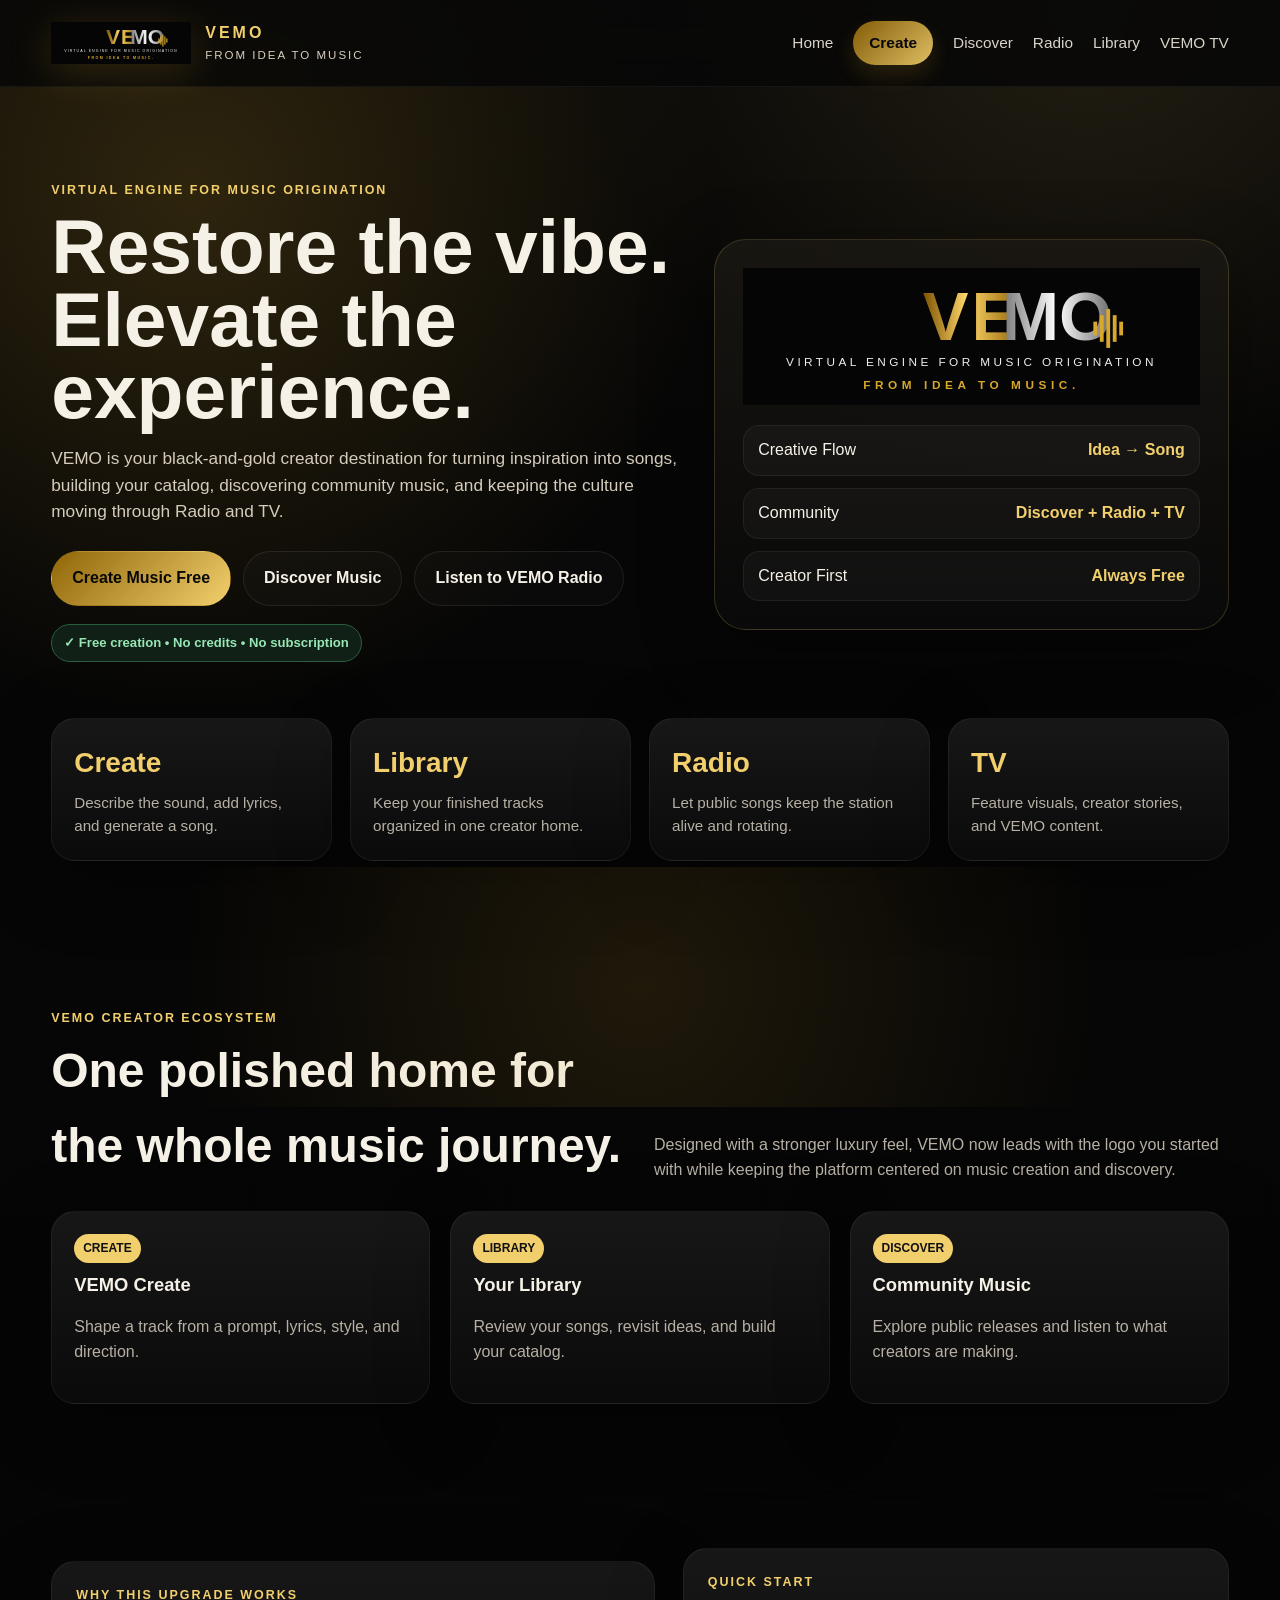
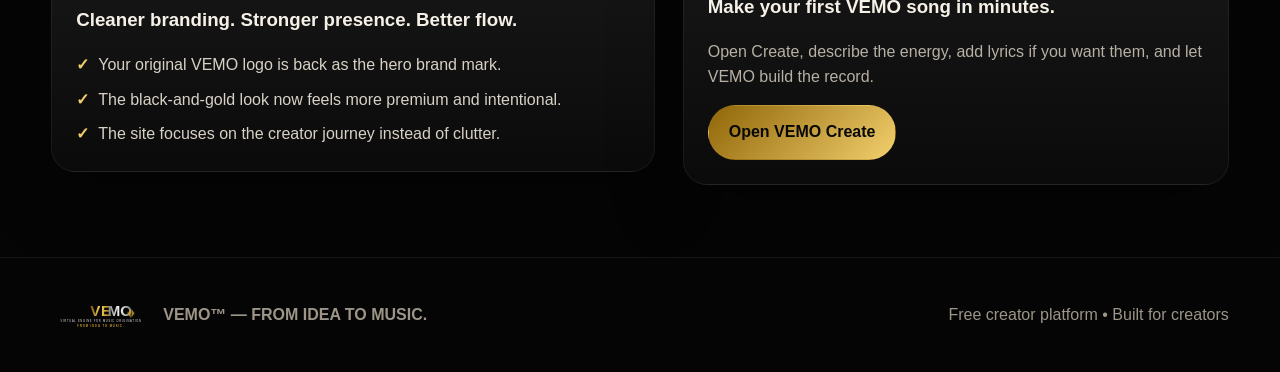
<file: myvemo-site/index.html>
<!doctype html>
<html>
<head>
  <meta charset="utf-8">
  <meta name="viewport" content="width=device-width,initial-scale=1">
  <title>VEMO — From Idea to Music</title>
  <link rel="stylesheet" href="assets/css/styles.css">
</head>
<body>
<header class="topbar"><div class="wrap nav"><a class="brand" href="index.html"><img src="assets/img/vemo-logo.svg" alt="VEMO logo"><span class="brand-copy"><strong>VEMO</strong><small>From Idea to Music</small></span></a><button class="menu">Menu</button><nav class="links"><a href="index.html">Home</a><a class="nav-cta" href="create.html">Create</a><a href="music.html">Discover</a><a href="radio.html">Radio</a><a href="library.html">Library</a><a href="tv.html">VEMO TV</a></nav></div></header>
<main>
  <section class="hero">
    <div class="wrap hero-grid">
      <div class="hero-content">
        <div class="eyebrow">Virtual Engine for Music Origination</div>
        <h1>Restore the vibe. Elevate the experience.</h1>
        <p>VEMO is your black-and-gold creator destination for turning inspiration into songs, building your catalog, discovering community music, and keeping the culture moving through Radio and TV.</p>
        <div class="actions">
          <a class="btn primary" href="create.html">Create Music Free</a>
          <a class="btn subtle" href="music.html">Discover Music</a>
          <a class="btn subtle" href="radio.html">Listen to VEMO Radio</a>
        </div>
        <p style="margin-top:18px"><span class="free-badge">✓ Free creation • No credits • No subscription</span></p>
      </div>
      <aside class="hero-visual">
        <img class="hero-logo" src="assets/img/vemo-logo.svg" alt="VEMO">
        <div class="hero-mini-stats">
          <div class="mini"><span>Creative Flow</span><strong>Idea → Song</strong></div>
          <div class="mini"><span>Community</span><strong>Discover + Radio + TV</strong></div>
          <div class="mini"><span>Creator First</span><strong>Always Free</strong></div>
        </div>
      </aside>
    </div>
    <div class="wrap stat-grid">
      <div class="stat-card"><strong>Create</strong><span>Describe the sound, add lyrics, and generate a song.</span></div>
      <div class="stat-card"><strong>Library</strong><span>Keep your finished tracks organized in one creator home.</span></div>
      <div class="stat-card"><strong>Radio</strong><span>Let public songs keep the station alive and rotating.</span></div>
      <div class="stat-card"><strong>TV</strong><span>Feature visuals, creator stories, and VEMO content.</span></div>
    </div>
  </section>

  <section>
    <div class="wrap">
      <div class="section-head">
        <div>
          <div class="eyebrow">VEMO Creator Ecosystem</div>
          <h2>One polished home for the whole music journey.</h2>
        </div>
        <p>Designed with a stronger luxury feel, VEMO now leads with the logo you started with while keeping the platform centered on music creation and discovery.</p>
      </div>
      <div class="grid">
        <a class="card" href="create.html"><div class="body"><span class="tag">CREATE</span><h3>VEMO Create</h3><p class="muted">Shape a track from a prompt, lyrics, style, and direction.</p></div></a>
        <a class="card" href="library.html"><div class="body"><span class="tag">LIBRARY</span><h3>Your Library</h3><p class="muted">Review your songs, revisit ideas, and build your catalog.</p></div></a>
        <a class="card" href="music.html"><div class="body"><span class="tag">DISCOVER</span><h3>Community Music</h3><p class="muted">Explore public releases and listen to what creators are making.</p></div></a>
      </div>
    </div>
  </section>

  <section>
    <div class="wrap split">
      <div class="feature">
        <div class="eyebrow">Why this upgrade works</div>
        <h3>Cleaner branding. Stronger presence. Better flow.</h3>
        <ul class="list-check">
          <li>Your original VEMO logo is back as the hero brand mark.</li>
          <li>The black-and-gold look now feels more premium and intentional.</li>
          <li>The site focuses on the creator journey instead of clutter.</li>
        </ul>
      </div>
      <div class="page-side-card">
        <div class="eyebrow">Quick Start</div>
        <h3>Make your first VEMO song in minutes.</h3>
        <p class="muted">Open Create, describe the energy, add lyrics if you want them, and let VEMO build the record.</p>
        <div class="actions"><a class="btn primary" href="create.html">Open VEMO Create</a></div>
      </div>
    </div>
  </section>
</main>
<footer class="footer"><div class="wrap"><div class="footer-logo"><img src="assets/img/vemo-logo.svg" alt="VEMO"><strong>VEMO™ — FROM IDEA TO MUSIC.</strong></div><span>Free creator platform • Built for creators</span></div></footer>
<script src="assets/js/vemo-api.js"></script>
<script src="assets/js/app.js"></script>
</body>
</html>
</file>
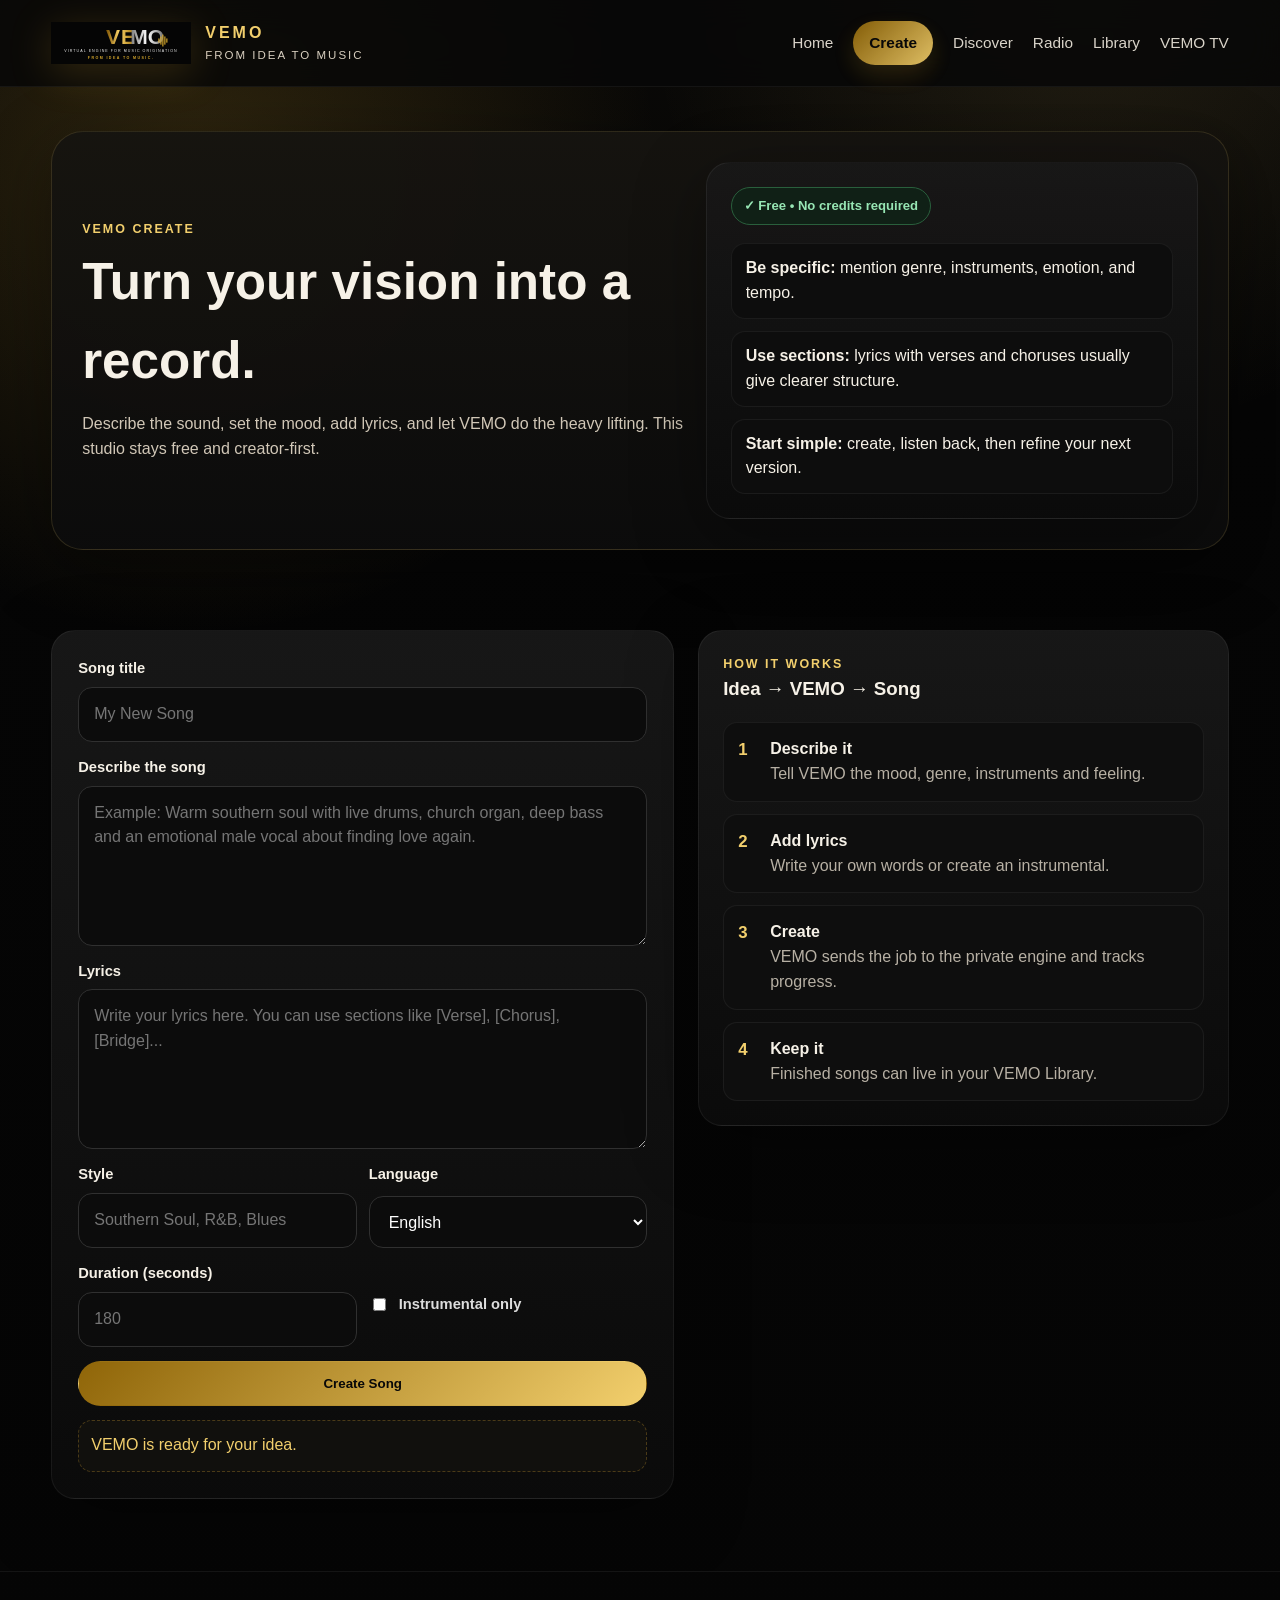
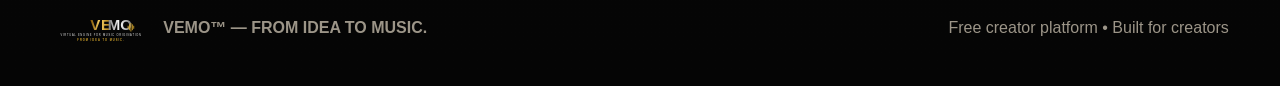
<file: myvemo-site/create.html>
<!doctype html>
<html>
<head>
  <meta charset="utf-8">
  <meta name="viewport" content="width=device-width,initial-scale=1">
  <title>Create Music — VEMO</title>
  <link rel="stylesheet" href="assets/css/styles.css">
</head>
<body>
<header class="topbar"><div class="wrap nav"><a class="brand" href="index.html"><img src="assets/img/vemo-logo.svg" alt="VEMO logo"><span class="brand-copy"><strong>VEMO</strong><small>From Idea to Music</small></span></a><button class="menu">Menu</button><nav class="links"><a href="index.html">Home</a><a class="nav-cta" href="create.html">Create</a><a href="music.html">Discover</a><a href="radio.html">Radio</a><a href="library.html">Library</a><a href="tv.html">VEMO TV</a></nav></div></header>
<main>
  <section class="page-hero">
    <div class="wrap shell">
      <div>
        <div class="eyebrow">VEMO Create</div>
        <h1>Turn your vision into a record.</h1>
        <p>Describe the sound, set the mood, add lyrics, and let VEMO do the heavy lifting. This studio stays free and creator-first.</p>
      </div>
      <div class="page-side-card">
        <span class="free-badge">✓ Free • No credits required</span>
        <ul class="note-list">
          <li><strong>Be specific:</strong> mention genre, instruments, emotion, and tempo.</li>
          <li><strong>Use sections:</strong> lyrics with verses and choruses usually give clearer structure.</li>
          <li><strong>Start simple:</strong> create, listen back, then refine your next version.</li>
        </ul>
      </div>
    </div>
  </section>
  <section>
    <div class="wrap creator-shell">
      <div class="create-panel">
        <form class="form" data-create-form>
          <div class="field"><label>Song title</label><input name="title" placeholder="My New Song" required></div>
          <div class="field"><label>Describe the song</label><textarea name="description" placeholder="Example: Warm southern soul with live drums, church organ, deep bass and an emotional male vocal about finding love again." required></textarea></div>
          <div class="field"><label>Lyrics</label><textarea name="lyrics" placeholder="Write your lyrics here. You can use sections like [Verse], [Chorus], [Bridge]..."></textarea></div>
          <div class="two">
            <div class="field"><label>Style</label><input name="style" placeholder="Southern Soul, R&B, Blues"></div>
            <div class="field"><label>Language</label><select name="language"><option value="en">English</option><option value="es">Spanish</option><option value="fr">French</option><option value="ja">Japanese</option></select></div>
          </div>
          <div class="two">
            <div class="field"><label>Duration (seconds)</label><input name="duration" type="number" min="30" max="300" placeholder="180"></div>
            <label class="checkline"><input name="instrumental" type="checkbox"> Instrumental only</label>
          </div>
          <button type="submit" class="btn primary">Create Song</button>
          <div class="statusbox" data-status>VEMO is ready for your idea.</div>
        </form>
      </div>
      <aside class="feature">
        <div class="eyebrow">How it works</div>
        <h3>Idea → VEMO → Song</h3>
        <div class="feature-list">
          <div class="feature-row"><b>1</b><div><strong>Describe it</strong><div class="muted">Tell VEMO the mood, genre, instruments and feeling.</div></div></div>
          <div class="feature-row"><b>2</b><div><strong>Add lyrics</strong><div class="muted">Write your own words or create an instrumental.</div></div></div>
          <div class="feature-row"><b>3</b><div><strong>Create</strong><div class="muted">VEMO sends the job to the private engine and tracks progress.</div></div></div>
          <div class="feature-row"><b>4</b><div><strong>Keep it</strong><div class="muted">Finished songs can live in your VEMO Library.</div></div></div>
        </div>
      </aside>
    </div>
  </section>
</main>
<footer class="footer"><div class="wrap"><div class="footer-logo"><img src="assets/img/vemo-logo.svg" alt="VEMO"><strong>VEMO™ — FROM IDEA TO MUSIC.</strong></div><span>Free creator platform • Built for creators</span></div></footer>
<script src="assets/js/vemo-api.js"></script>
<script src="assets/js/app.js"></script>
</body>
</html>
</file>
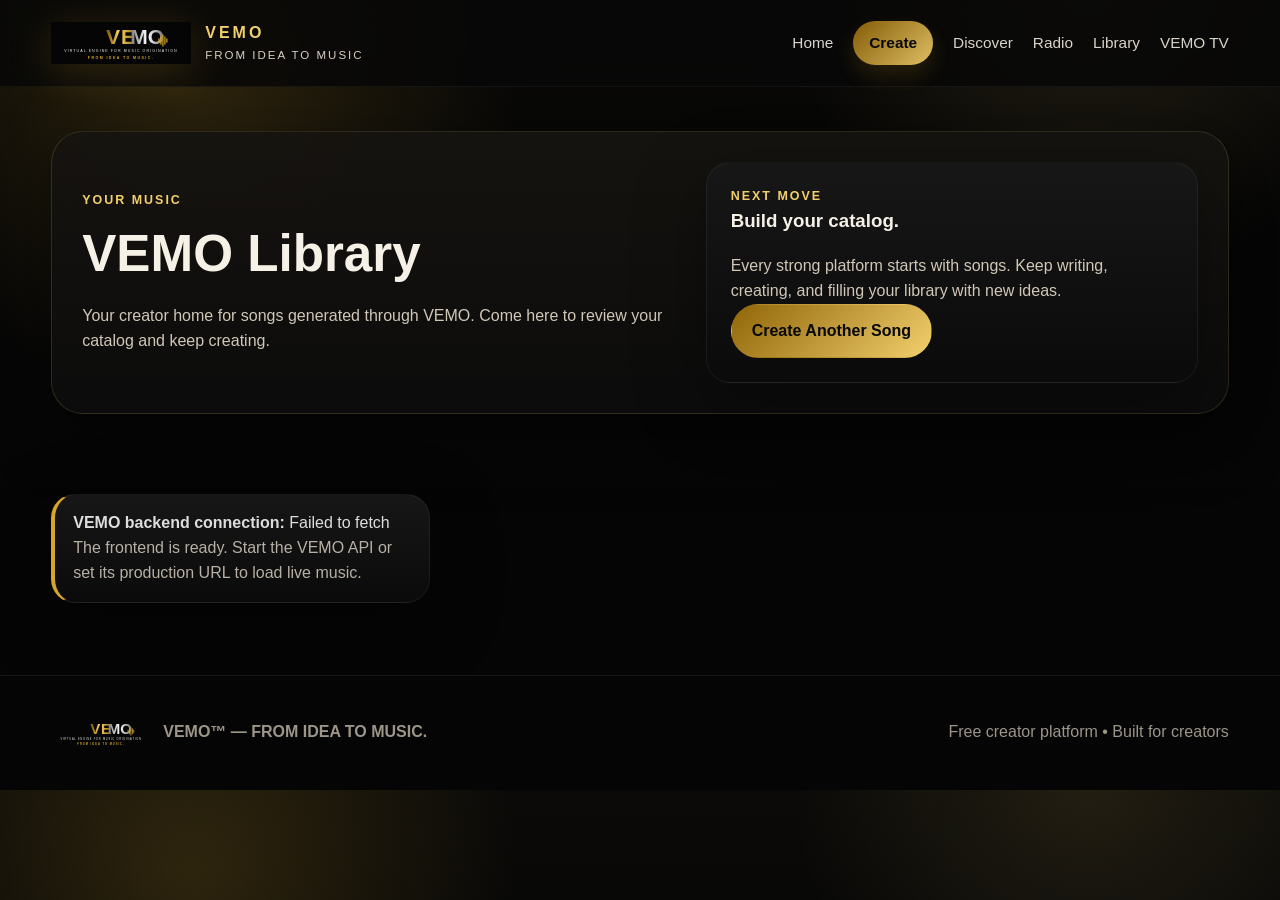
<file: myvemo-site/library.html>
<!doctype html>
<html>
<head>
  <meta charset="utf-8">
  <meta name="viewport" content="width=device-width,initial-scale=1">
  <title>Your Library — VEMO</title>
  <link rel="stylesheet" href="assets/css/styles.css">
</head>
<body>
<header class="topbar"><div class="wrap nav"><a class="brand" href="index.html"><img src="assets/img/vemo-logo.svg" alt="VEMO logo"><span class="brand-copy"><strong>VEMO</strong><small>From Idea to Music</small></span></a><button class="menu">Menu</button><nav class="links"><a href="index.html">Home</a><a class="nav-cta" href="create.html">Create</a><a href="music.html">Discover</a><a href="radio.html">Radio</a><a href="library.html">Library</a><a href="tv.html">VEMO TV</a></nav></div></header>
<main>
  <section class="page-hero">
    <div class="wrap shell">
      <div>
        <div class="eyebrow">Your Music</div>
        <h1>VEMO Library</h1>
        <p>Your creator home for songs generated through VEMO. Come here to review your catalog and keep creating.</p>
      </div>
      <div class="page-side-card">
        <div class="eyebrow">Next Move</div>
        <h3>Build your catalog.</h3>
        <p class="muted">Every strong platform starts with songs. Keep writing, creating, and filling your library with new ideas.</p>
        <div class="actions"><a class="btn primary" href="create.html">Create Another Song</a></div>
      </div>
    </div>
  </section>
  <section>
    <div class="wrap">
      <div class="grid" data-song-grid="mine"></div>
    </div>
  </section>
</main>
<footer class="footer"><div class="wrap"><div class="footer-logo"><img src="assets/img/vemo-logo.svg" alt="VEMO"><strong>VEMO™ — FROM IDEA TO MUSIC.</strong></div><span>Free creator platform • Built for creators</span></div></footer>
<script src="assets/js/vemo-api.js"></script>
<script src="assets/js/app.js"></script>
</body>
</html>
</file>
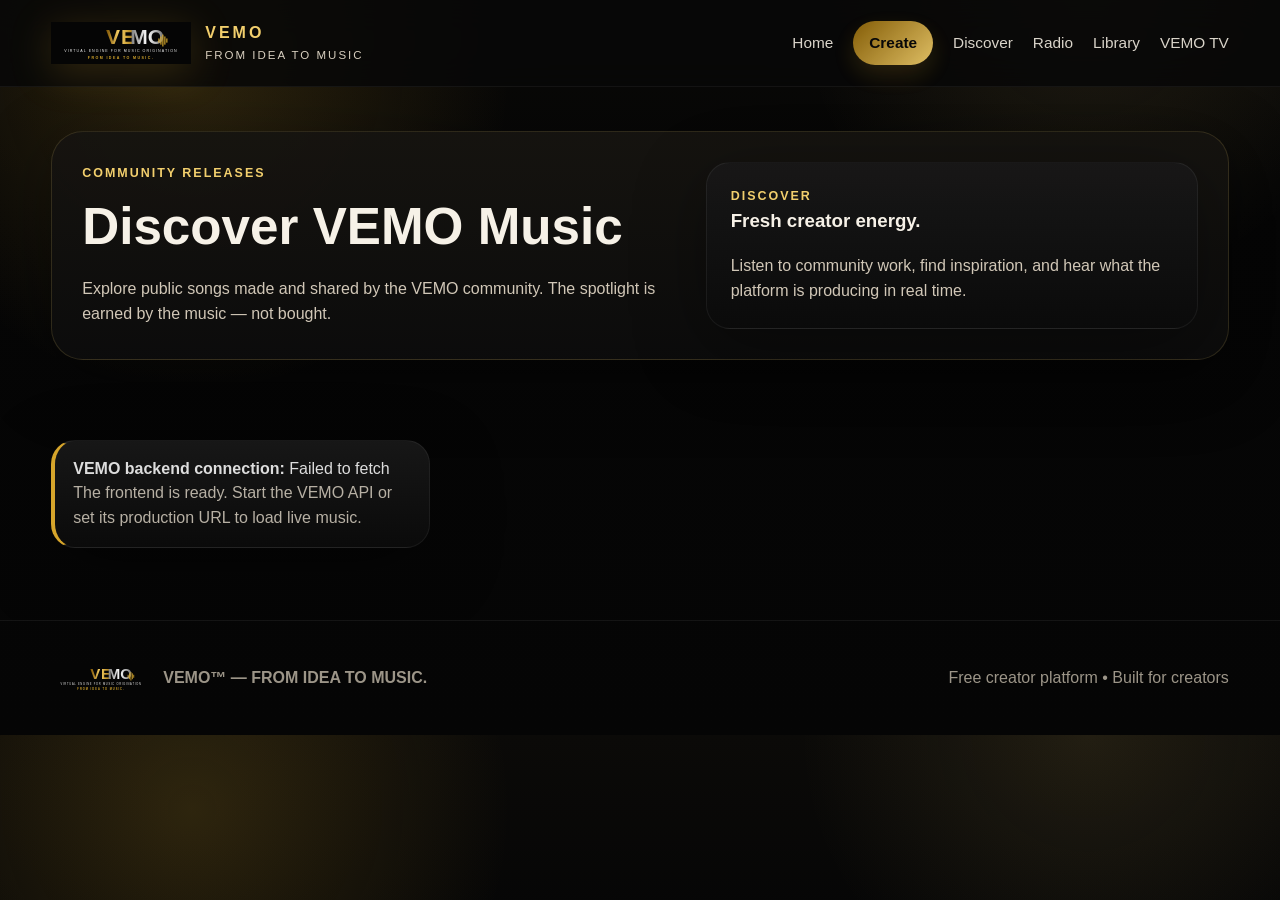
<file: myvemo-site/music.html>
<!doctype html>
<html>
<head>
  <meta charset="utf-8">
  <meta name="viewport" content="width=device-width,initial-scale=1">
  <title>Discover Music — VEMO</title>
  <link rel="stylesheet" href="assets/css/styles.css">
</head>
<body>
<header class="topbar"><div class="wrap nav"><a class="brand" href="index.html"><img src="assets/img/vemo-logo.svg" alt="VEMO logo"><span class="brand-copy"><strong>VEMO</strong><small>From Idea to Music</small></span></a><button class="menu">Menu</button><nav class="links"><a href="index.html">Home</a><a class="nav-cta" href="create.html">Create</a><a href="music.html">Discover</a><a href="radio.html">Radio</a><a href="library.html">Library</a><a href="tv.html">VEMO TV</a></nav></div></header>
<main>
  <section class="page-hero">
    <div class="wrap shell">
      <div>
        <div class="eyebrow">Community Releases</div>
        <h1>Discover VEMO Music</h1>
        <p>Explore public songs made and shared by the VEMO community. The spotlight is earned by the music — not bought.</p>
      </div>
      <div class="page-side-card">
        <div class="eyebrow">Discover</div>
        <h3>Fresh creator energy.</h3>
        <p class="muted">Listen to community work, find inspiration, and hear what the platform is producing in real time.</p>
      </div>
    </div>
  </section>
  <section>
    <div class="wrap">
      <div class="grid" data-song-grid="public"></div>
    </div>
  </section>
</main>
<footer class="footer"><div class="wrap"><div class="footer-logo"><img src="assets/img/vemo-logo.svg" alt="VEMO"><strong>VEMO™ — FROM IDEA TO MUSIC.</strong></div><span>Free creator platform • Built for creators</span></div></footer>
<script src="assets/js/vemo-api.js"></script>
<script src="assets/js/app.js"></script>
</body>
</html>
</file>
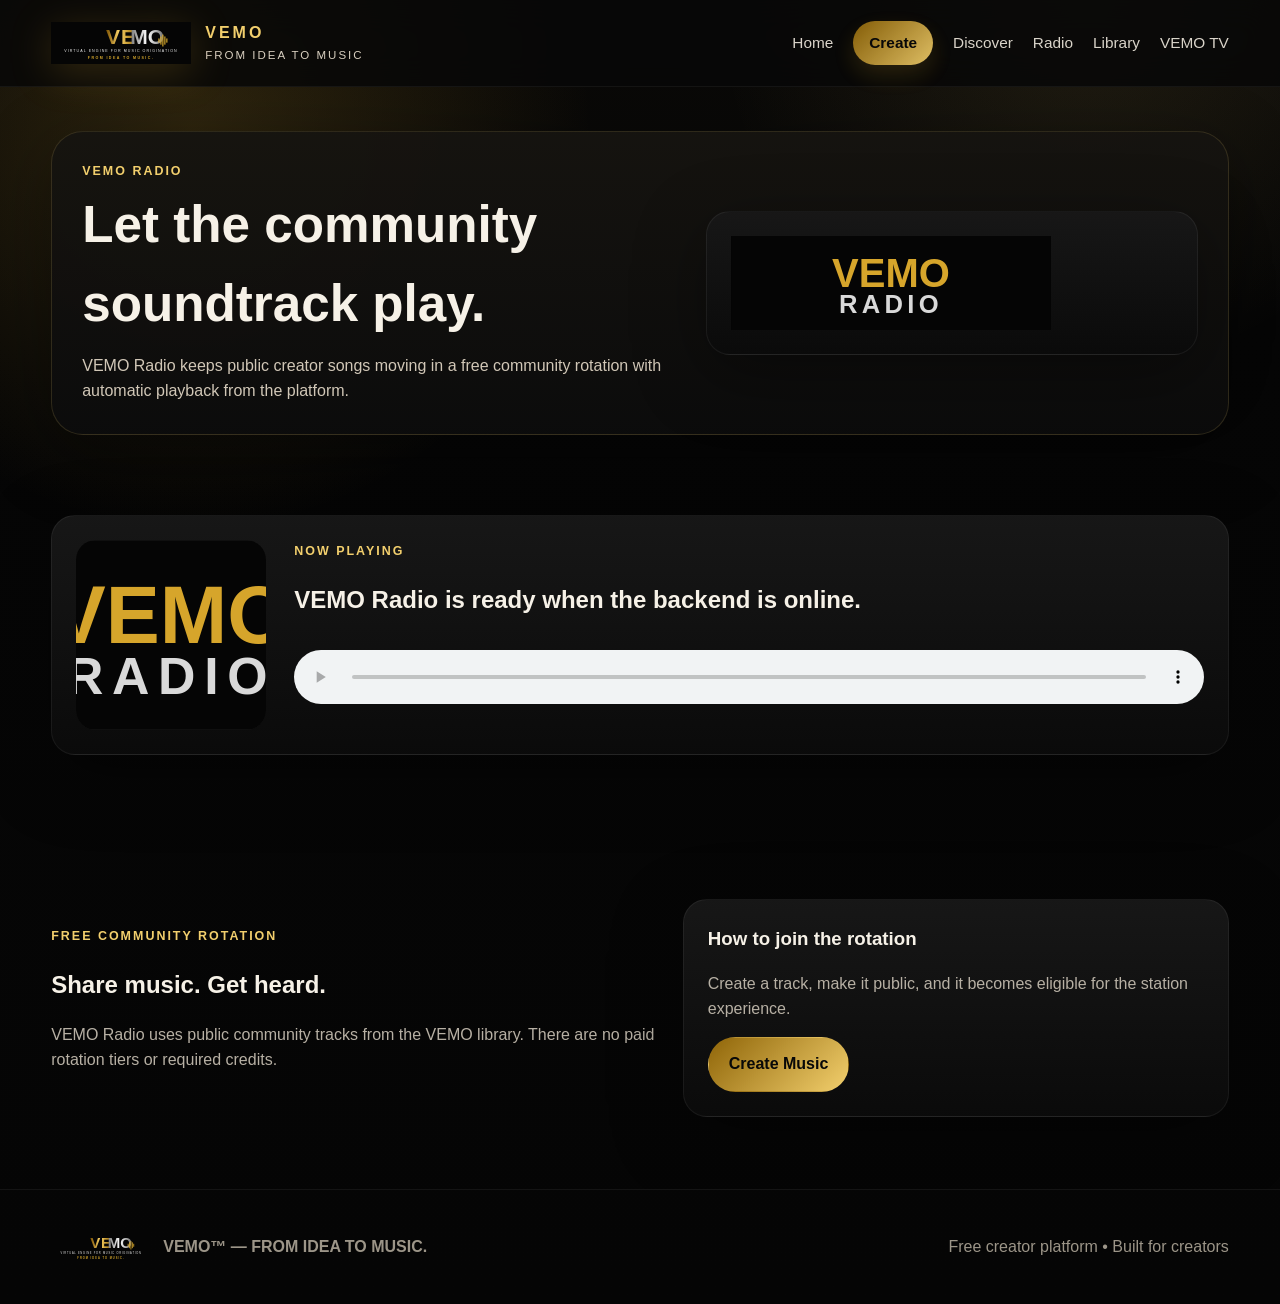
<file: myvemo-site/radio.html>
<!doctype html>
<html>
<head>
  <meta charset="utf-8">
  <meta name="viewport" content="width=device-width,initial-scale=1">
  <title>VEMO Radio</title>
  <link rel="stylesheet" href="assets/css/styles.css">
</head>
<body>
<header class="topbar"><div class="wrap nav"><a class="brand" href="index.html"><img src="assets/img/vemo-logo.svg" alt="VEMO logo"><span class="brand-copy"><strong>VEMO</strong><small>From Idea to Music</small></span></a><button class="menu">Menu</button><nav class="links"><a href="index.html">Home</a><a class="nav-cta" href="create.html">Create</a><a href="music.html">Discover</a><a href="radio.html">Radio</a><a href="library.html">Library</a><a href="tv.html">VEMO TV</a></nav></div></header>
<main>
  <section class="page-hero">
    <div class="wrap shell">
      <div>
        <div class="eyebrow">VEMO Radio</div>
        <h1>Let the community soundtrack play.</h1>
        <p>VEMO Radio keeps public creator songs moving in a free community rotation with automatic playback from the platform.</p>
      </div>
      <div class="page-side-card">
        <img style="max-width:320px" src="assets/img/vemo-radio.svg" alt="VEMO Radio">
      </div>
    </div>
  </section>
  <section>
    <div class="wrap">
      <div class="player" data-vemo-radio>
        <div class="player-art"><img data-art src="assets/img/vemo-radio.svg" alt="Now playing"></div>
        <div>
          <div class="eyebrow">Now Playing</div>
          <h2 data-title>Loading VEMO Radio…</h2>
          <audio controls></audio>
          <div class="tracklist" data-radio-list></div>
        </div>
      </div>
    </div>
  </section>
  <section>
    <div class="wrap split">
      <div>
        <div class="eyebrow">Free Community Rotation</div>
        <h2>Share music. Get heard.</h2>
        <p class="muted">VEMO Radio uses public community tracks from the VEMO library. There are no paid rotation tiers or required credits.</p>
      </div>
      <div class="feature">
        <h3>How to join the rotation</h3>
        <p class="muted">Create a track, make it public, and it becomes eligible for the station experience.</p>
        <a class="btn primary" href="create.html">Create Music</a>
      </div>
    </div>
  </section>
</main>
<footer class="footer"><div class="wrap"><div class="footer-logo"><img src="assets/img/vemo-logo.svg" alt="VEMO"><strong>VEMO™ — FROM IDEA TO MUSIC.</strong></div><span>Free creator platform • Built for creators</span></div></footer>
<script src="assets/js/vemo-api.js"></script>
<script src="assets/js/app.js"></script>
</body>
</html>
</file>
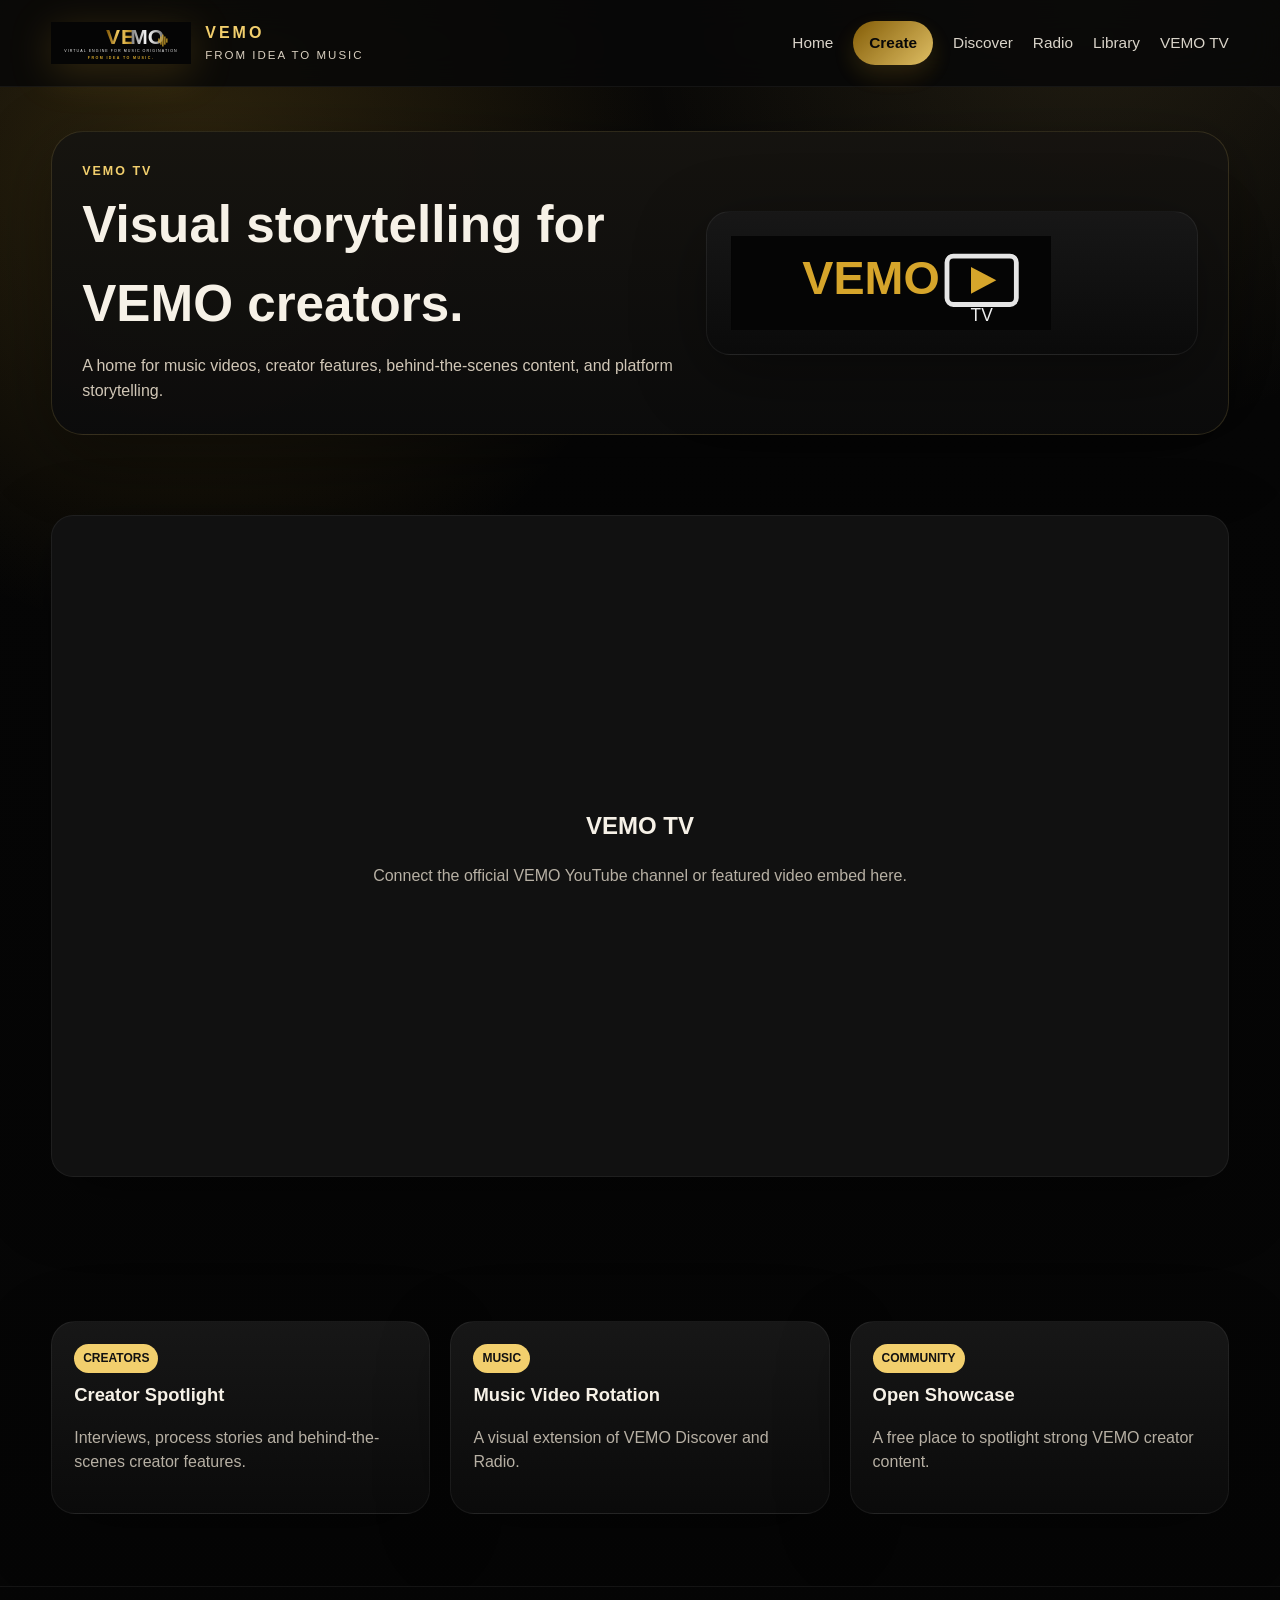
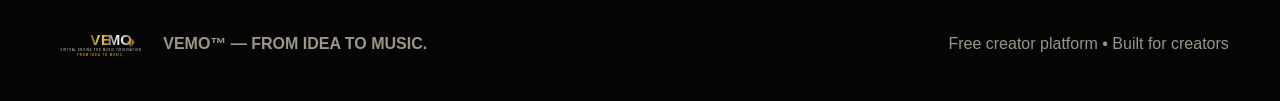
<file: myvemo-site/tv.html>
<!doctype html>
<html>
<head>
  <meta charset="utf-8">
  <meta name="viewport" content="width=device-width,initial-scale=1">
  <title>VEMO TV</title>
  <link rel="stylesheet" href="assets/css/styles.css">
</head>
<body>
<header class="topbar"><div class="wrap nav"><a class="brand" href="index.html"><img src="assets/img/vemo-logo.svg" alt="VEMO logo"><span class="brand-copy"><strong>VEMO</strong><small>From Idea to Music</small></span></a><button class="menu">Menu</button><nav class="links"><a href="index.html">Home</a><a class="nav-cta" href="create.html">Create</a><a href="music.html">Discover</a><a href="radio.html">Radio</a><a href="library.html">Library</a><a href="tv.html">VEMO TV</a></nav></div></header>
<main>
  <section class="page-hero">
    <div class="wrap shell">
      <div>
        <div class="eyebrow">VEMO TV</div>
        <h1>Visual storytelling for VEMO creators.</h1>
        <p>A home for music videos, creator features, behind-the-scenes content, and platform storytelling.</p>
      </div>
      <div class="page-side-card">
        <img style="max-width:320px" src="assets/img/vemo-tv.svg" alt="VEMO TV">
      </div>
    </div>
  </section>
  <section>
    <div class="wrap">
      <div class="youtube"><div style="text-align:center;padding:25px"><h2>VEMO TV</h2><p class="muted">Connect the official VEMO YouTube channel or featured video embed here.</p></div></div>
    </div>
  </section>
  <section>
    <div class="wrap">
      <div class="grid">
        <div class="card"><div class="body"><span class="tag">CREATORS</span><h3>Creator Spotlight</h3><p class="muted">Interviews, process stories and behind-the-scenes creator features.</p></div></div>
        <div class="card"><div class="body"><span class="tag">MUSIC</span><h3>Music Video Rotation</h3><p class="muted">A visual extension of VEMO Discover and Radio.</p></div></div>
        <div class="card"><div class="body"><span class="tag">COMMUNITY</span><h3>Open Showcase</h3><p class="muted">A free place to spotlight strong VEMO creator content.</p></div></div>
      </div>
    </div>
  </section>
</main>
<footer class="footer"><div class="wrap"><div class="footer-logo"><img src="assets/img/vemo-logo.svg" alt="VEMO"><strong>VEMO™ — FROM IDEA TO MUSIC.</strong></div><span>Free creator platform • Built for creators</span></div></footer>
<script src="assets/js/vemo-api.js"></script>
<script src="assets/js/app.js"></script>
</body>
</html>
</file>
<file: myvemo-site/assets/css/styles.css>
:root{
  --bg:#060606;
  --bg-soft:#0b0b0b;
  --panel:#101010;
  --panel-soft:#171717;
  --panel-glass:rgba(17,17,17,.82);
  --gold:#d6a52b;
  --gold-2:#f2cf6d;
  --gold-3:#8f6508;
  --text:#f6f1e7;
  --muted:#b7b0a4;
  --line:#2f2a1f;
  --success:#97e6b4;
  --shadow:0 20px 70px rgba(0,0,0,.36);
  --radius:24px;
  --max:1180px;
}
*{box-sizing:border-box}
html{scroll-behavior:smooth}
body{
  margin:0;
  color:var(--text);
  font-family:Arial,Helvetica,sans-serif;
  line-height:1.55;
  background:
    radial-gradient(circle at 15% 10%, rgba(214,165,43,.18), transparent 25%),
    radial-gradient(circle at 85% 0%, rgba(242,207,109,.10), transparent 22%),
    linear-gradient(180deg, #0b0a08 0%, #060606 24%, #050505 100%);
}
a{color:inherit;text-decoration:none}
img{max-width:100%;display:block}
.wrap{width:min(var(--max),92%);margin:auto}
.topbar{
  position:sticky;top:0;z-index:100;
  background:rgba(7,7,7,.86);
  backdrop-filter:blur(16px);
  border-bottom:1px solid rgba(255,255,255,.05);
}
.nav{display:flex;align-items:center;justify-content:space-between;gap:24px;min-height:86px}
.brand{display:flex;align-items:center;gap:14px;min-width:0}
.brand img{height:42px;width:auto;filter:drop-shadow(0 8px 20px rgba(214,165,43,.2))}
.brand-copy{display:grid;gap:2px}
.brand-copy strong{font-size:1rem;letter-spacing:3px;color:var(--gold-2)}
.brand-copy small{font-size:.72rem;letter-spacing:2px;color:#d8cfbf;text-transform:uppercase}
.links{display:flex;gap:20px;align-items:center;font-size:.96rem}
.links a{color:#ece6db;opacity:.92;transition:.2s ease}
.links a:hover,.links a.active{color:var(--gold-2)}
.nav-cta{
  background:linear-gradient(135deg,var(--gold-3),var(--gold-2));
  color:#090909!important;
  padding:10px 16px;
  border-radius:999px;
  font-weight:900;
  box-shadow:0 10px 24px rgba(214,165,43,.18);
}
.menu{display:none;background:none;border:1px solid var(--line);color:white;border-radius:12px;padding:10px 12px}
main{overflow:hidden}
section{padding:72px 0}
.hero{
  position:relative;
  padding:94px 0 76px;
}
.hero::before{
  content:"";position:absolute;inset:auto -10% -20% -10%;height:240px;
  background:radial-gradient(circle at center, rgba(214,165,43,.12), transparent 60%);
  pointer-events:none;
}
.hero-grid{display:grid;grid-template-columns:1.1fr .9fr;gap:34px;align-items:center}
.hero-content h1{font-size:clamp(2.5rem,6vw,5.4rem);line-height:.94;margin:10px 0 18px;max-width:780px}
.hero-content p{max-width:720px;font-size:1.08rem;color:#d5ccbc;margin:0 0 26px}
.hero-visual{
  background:linear-gradient(180deg,rgba(28,25,20,.78),rgba(10,10,10,.92));
  border:1px solid rgba(242,207,109,.18);
  border-radius:32px;
  padding:28px;
  box-shadow:var(--shadow);
}
.hero-logo{max-width:100%;margin:0 auto 20px}
.eyebrow{color:var(--gold-2);font-weight:800;letter-spacing:2px;text-transform:uppercase;font-size:.78rem}
.actions{display:flex;flex-wrap:wrap;gap:12px}
.btn{
  display:inline-flex;align-items:center;justify-content:center;gap:10px;
  padding:14px 20px;border-radius:999px;border:1px solid rgba(255,255,255,.08);
  font-weight:800;transition:.22s ease;cursor:pointer
}
.btn:hover{transform:translateY(-2px);box-shadow:0 18px 35px rgba(0,0,0,.2)}
.btn.primary{background:linear-gradient(135deg,var(--gold-3),var(--gold-2));color:#080808;border-color:transparent}
.btn.subtle{background:rgba(255,255,255,.02)}
.free-badge{display:inline-flex;align-items:center;gap:8px;background:#102016;border:1px solid #295f3c;color:var(--success);border-radius:999px;padding:8px 12px;font-weight:900;font-size:.82rem}
.muted{color:var(--muted)}
.section-head{display:flex;align-items:end;justify-content:space-between;gap:20px;margin-bottom:28px}
.section-head h2{font-size:clamp(1.8rem,4vw,3rem);margin:6px 0 0}
.section-head p{max-width:650px;color:var(--muted);margin:0}
.page-hero{
  padding:44px 0 8px;
}
.page-hero .shell{
  display:grid;grid-template-columns:1.1fr .9fr;gap:22px;align-items:center;
  background:linear-gradient(180deg,rgba(22,20,16,.96),rgba(12,12,12,.96));
  border:1px solid rgba(242,207,109,.15);
  border-radius:32px;padding:30px;box-shadow:var(--shadow)
}
.page-hero h1,.page-hero h2{margin:.2rem 0 .7rem;font-size:clamp(2rem,4vw,3.5rem)}
.page-hero p{margin:0;color:#d1c7b7;max-width:680px}
.page-side-card,.feature,.card,.player,.create-panel,.stat-card,.info-card,.notice{
  background:linear-gradient(180deg,rgba(24,24,24,.95),rgba(11,11,11,.95));
  border:1px solid rgba(255,255,255,.06);
  border-radius:var(--radius);
  box-shadow:var(--shadow);
}
.stat-grid{display:grid;grid-template-columns:repeat(4,1fr);gap:18px;margin-top:30px}
.stat-card{padding:22px}
.stat-card strong{display:block;font-size:1.75rem;color:var(--gold-2);margin-bottom:6px}
.stat-card span{display:block;color:var(--muted);font-size:.95rem}
.grid{display:grid;grid-template-columns:repeat(3,1fr);gap:20px}
.card{overflow:hidden;transition:.24s ease}
.card:hover,.feature:hover,.create-panel:hover,.page-side-card:hover{transform:translateY(-3px)}
.card .media{aspect-ratio:1/1;background:linear-gradient(180deg,#171717,#0d0d0d);display:grid;place-items:center;overflow:hidden;border-bottom:1px solid rgba(255,255,255,.05)}
.card .media img{width:100%;height:100%;object-fit:cover}
.card .body{padding:22px}
.card h3{margin:8px 0 6px;font-size:1.15rem}
.tag{display:inline-block;color:#111;background:var(--gold-2);font-weight:900;font-size:.75rem;border-radius:99px;padding:5px 9px}
.creator-shell{display:grid;grid-template-columns:minmax(0,1.08fr) minmax(300px,.92fr);gap:24px;align-items:start}
.create-panel{padding:26px}
.field{display:grid;gap:7px}.form{display:grid;gap:14px}.form label{font-weight:800;font-size:.92rem}
.form input,.form select,.form textarea{
  width:100%;background:#0c0c0c;border:1px solid #303030;color:white;border-radius:14px;padding:14px 15px;font:inherit;
}
.form textarea{min-height:160px;resize:vertical}
.form input:focus,.form select:focus,.form textarea:focus{outline:none;border-color:rgba(242,207,109,.55);box-shadow:0 0 0 4px rgba(214,165,43,.08)}
.two{display:grid;grid-template-columns:1fr 1fr;gap:12px}
.checkline{display:flex;align-items:center;gap:10px;color:#ddd;font-weight:700}.checkline input{width:auto}
.statusbox{min-height:52px;border:1px dashed #4a3a17;background:#11100d;border-radius:14px;padding:12px;color:var(--gold-2)}
.feature,.page-side-card,.info-card{padding:24px}
.feature h3,.page-side-card h3,.info-card h3{margin-top:0}
.feature-list{display:grid;gap:12px}
.feature-row{display:flex;gap:12px;align-items:flex-start;padding:14px;border:1px solid rgba(255,255,255,.06);border-radius:14px;background:#0e0e0e}
.feature-row b{color:var(--gold-2);font-size:1.05rem;min-width:20px}
.note-list{display:grid;gap:12px;padding:0;margin:18px 0 0;list-style:none}
.note-list li{padding:12px 14px;background:#0d0d0d;border:1px solid rgba(255,255,255,.06);border-radius:14px}
.player{padding:24px;display:grid;grid-template-columns:190px 1fr;gap:28px;align-items:center}
.player-art{aspect-ratio:1;border-radius:20px;overflow:hidden;background:#181818}.player-art img{width:100%;height:100%;object-fit:cover}
.player audio,.song-card audio{width:100%;margin-top:12px}
.tracklist{margin-top:16px;display:grid;gap:8px}
.track{display:flex;justify-content:space-between;gap:16px;padding:12px;border:1px solid rgba(255,255,255,.08);border-radius:14px;cursor:pointer;transition:.2s ease}
.track:hover,.track.active{border-color:#8b6a1d;background:#19160f}
.pill{font-size:.75rem;background:#28200e;color:#f4d47a;border:1px solid #5a4719;padding:4px 9px;border-radius:99px}
.split{display:grid;grid-template-columns:1.05fr .95fr;gap:28px;align-items:center}
.youtube{aspect-ratio:16/9;border-radius:22px;border:1px solid rgba(255,255,255,.06);overflow:hidden;background:#111;display:grid;place-items:center;box-shadow:var(--shadow)}
.notice{border-left:4px solid var(--gold);padding:16px 18px;color:#ddd}
.footer{padding:42px 0;border-top:1px solid rgba(255,255,255,.06);color:#9c9588}
.footer .wrap{display:flex;justify-content:space-between;gap:20px;flex-wrap:wrap;align-items:center}
.footer-logo{display:flex;align-items:center;gap:12px}
.footer-logo img{height:30px;width:auto}
.list-check{display:grid;gap:10px;padding:0;list-style:none;margin:16px 0 0}
.list-check li{padding-left:22px;position:relative;color:#d8d1c6}
.list-check li::before{content:"✓";position:absolute;left:0;color:var(--gold-2);font-weight:900}
.hero-mini-stats{display:grid;gap:12px;margin-top:18px}
.hero-mini-stats .mini{display:flex;justify-content:space-between;gap:14px;padding:12px 14px;background:rgba(255,255,255,.03);border:1px solid rgba(255,255,255,.06);border-radius:16px}
.hero-mini-stats .mini strong{color:var(--gold-2)}
@media(max-width:980px){
  .hero-grid,.page-hero .shell,.creator-shell,.split,.player{grid-template-columns:1fr}
  .hero-visual{max-width:720px;margin:0 auto}
  .stat-grid{grid-template-columns:repeat(2,1fr)}
}
@media(max-width:860px){
  .links{display:none;position:absolute;left:4%;right:4%;top:80px;background:#0b0b0b;border:1px solid var(--line);border-radius:16px;padding:16px;flex-direction:column;align-items:stretch}
  .links.open{display:flex}
  .menu{display:block}
  .grid{grid-template-columns:1fr 1fr}
  .section-head{align-items:flex-start;flex-direction:column}
}
@media(max-width:560px){
  .grid,.stat-grid,.two{grid-template-columns:1fr}
  .hero{padding-top:74px}
  .hero-content h1{font-size:2.95rem}
  .brand-copy small{display:none}
  .wrap{width:min(94%,var(--max))}
  .page-hero .shell,.create-panel,.feature,.page-side-card,.player{padding:20px}
}
.btn:disabled{opacity:.55;cursor:wait;transform:none;box-shadow:none}
a:focus-visible,button:focus-visible,input:focus-visible,select:focus-visible,textarea:focus-visible{outline:2px solid var(--gold-2);outline-offset:3px}
@media(prefers-reduced-motion:reduce){html{scroll-behavior:auto}*,*::before,*::after{transition:none!important;animation:none!important}}
</file>
